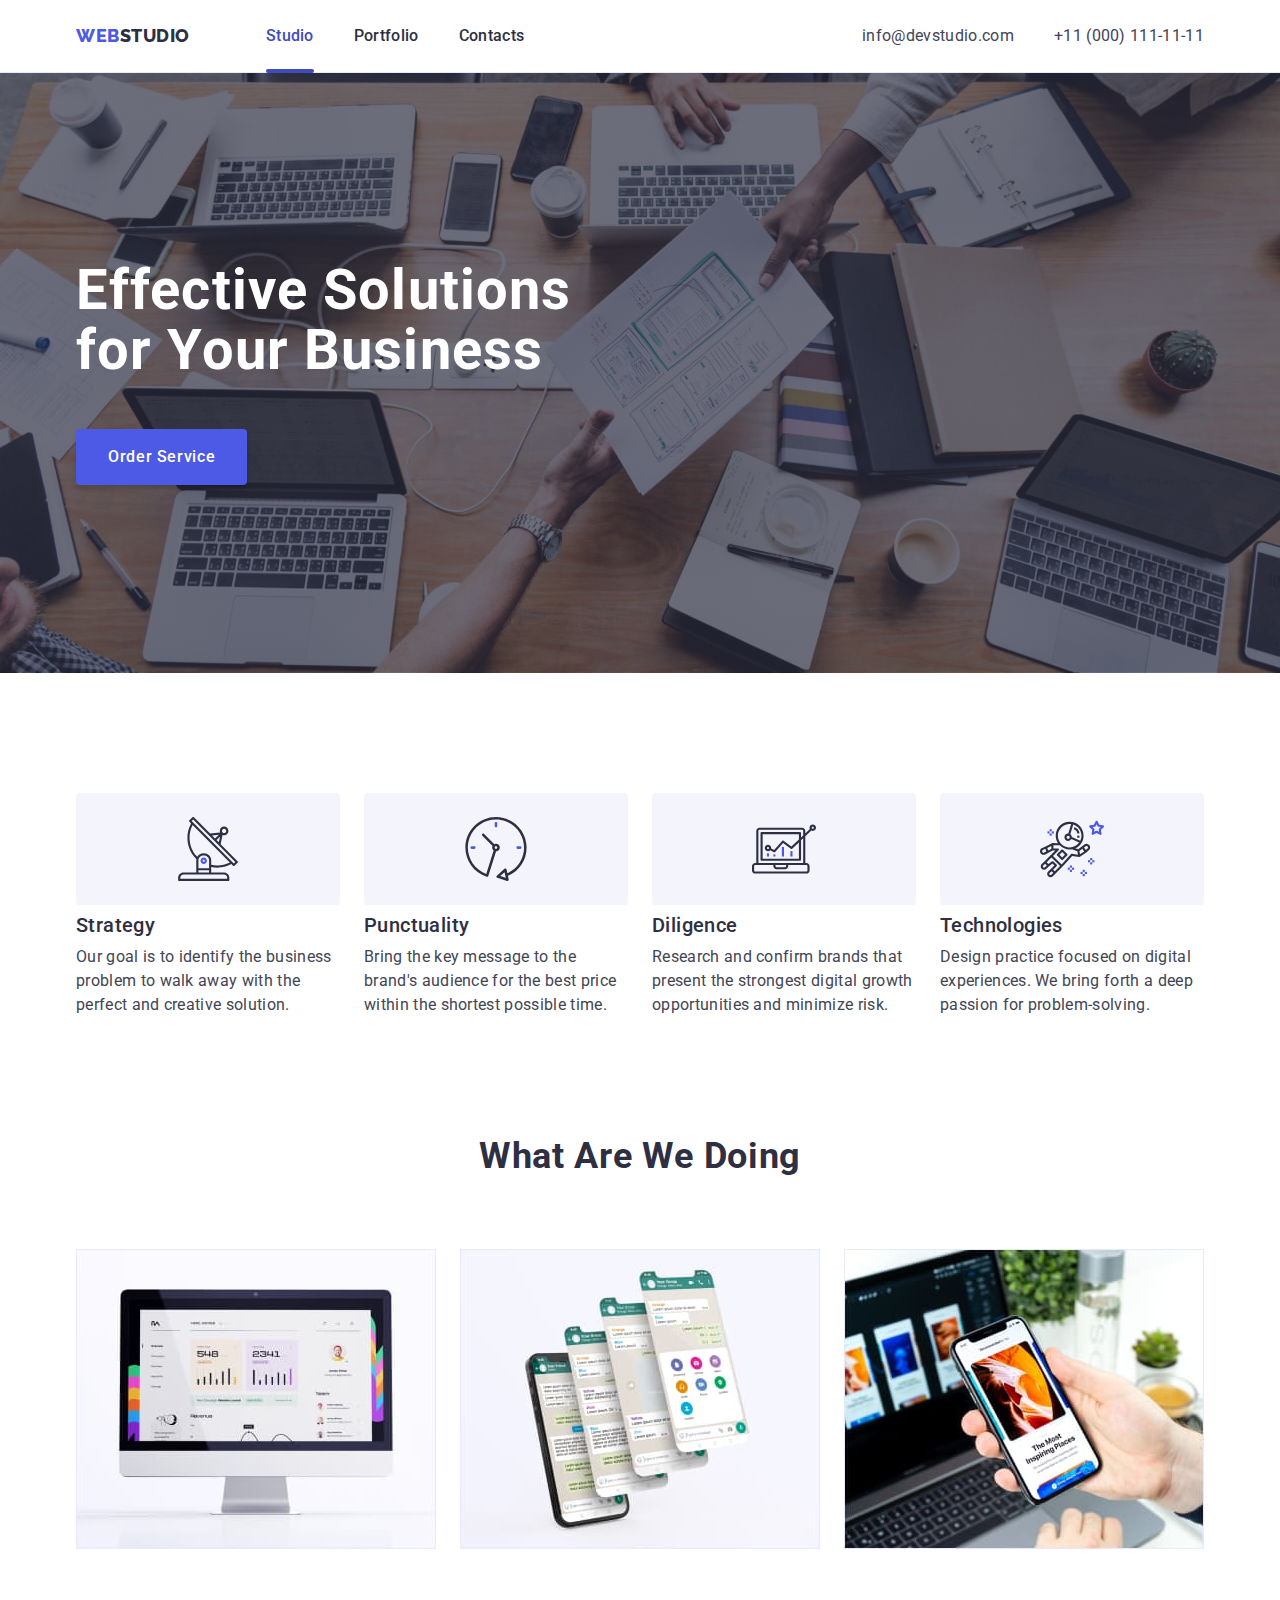
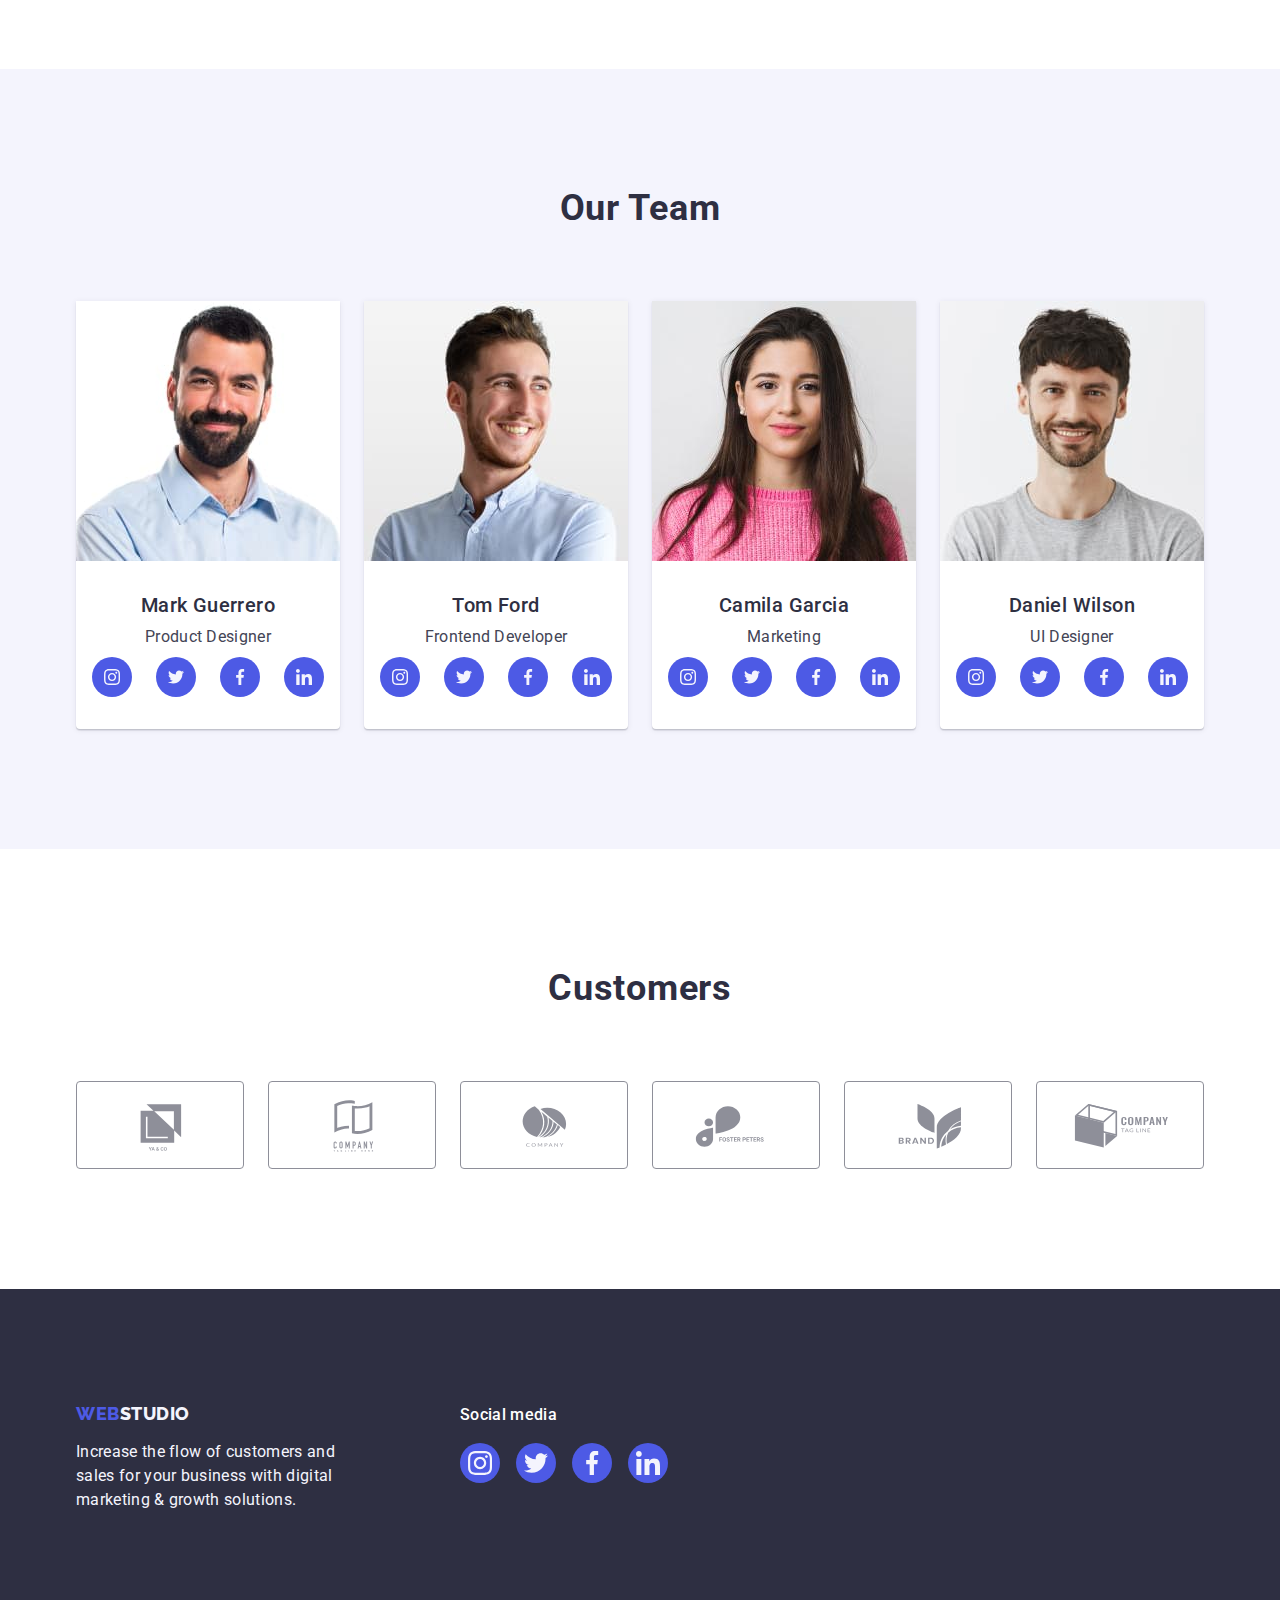
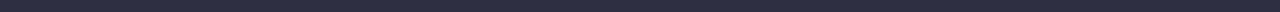
<file: index.html>
<!DOCTYPE html>
<html lang="en">
  <head>
    <meta charset="UTF-8" />
    <meta name="viewport" content="width=device-width, initial-scale=1.0" />
    <title>Document</title>
    <link
      rel="stylesheet"
      href="https://cdnjs.cloudflare.com/ajax/libs/modern-normalize/1.0.0/modern-normalize.min.css"
    />
    <link rel="preconnect" href="https://fonts.googleapis.com" />
    <link rel="preconnect" href="https://fonts.gstatic.com" crossorigin />
    <link
      href="https://fonts.googleapis.com/css2?family=Montserrat:wght@500;700&family=Raleway:wght@800&family=Roboto:wght@400;500;700&display=swap"
      rel="stylesheet"
    />
    <link rel="stylesheet" href="./css/styles.css" />
  </head>

  <body class="page">
    <header class="page-header">
      <div class="container header-container">
        <nav class="header-nav">
          <a class="logo link" href="./index.html"
            >WEB<span class="studio">Studio</span></a
          >
          <ul class="list site-nav">
            <li>
              <a class="link link-nav link-nav-active" href="./index.html"
                >Studio</a
              >
            </li>
            <li>
              <a class="link link-nav" href="./portfolio.html">Portfolio</a>
            </li>
            <li><a class="link link-nav" href="">Contacts</a></li>
          </ul>
        </nav>
        <address class="address">
          <ul class="list auth-nav">
            <li>
              <a class="link link-auth" href="mailto:info@devstudio.com"
                >info@devstudio.com</a
              >
            </li>
            <li>
              <a class="link link-auth" href="tel:+110001111111"
                >+11 (000) 111-11-11</a
              >
            </li>
          </ul>
        </address>
      </div>
    </header>

    <main>
      <section class="hero">
        <div class="container">
          <h1 class="hero-title">Effective Solutions for Your Business</h1>
          <button class="hero-button" type="button" data-modal-open>
            Order Service
          </button>
        </div>
      </section>

      <section class="features section">
        <div class="container">
          <h2 class="features-title visually-hidden">Features</h2>
          <ul class="list features-list">
            <li class="features-item">
              <div class="features-icon">
                <svg width="64" height="64">
                  <use href="./images/icons.svg#icon-antenna"></use>
                </svg>
              </div>
              <h3 class="title">Strategy</h3>
              <p class="features-description">
                Our goal is to identify the business problem to walk away with
                the perfect and creative solution.
              </p>
            </li>
            <li class="features-item">
              <div class="features-icon">
                <svg width="64" height="64">
                  <use href="./images/icons.svg#icon-clock"></use>
                </svg>
              </div>
              <h3 class="title">Punctuality</h3>
              <p class="features-description">
                Bring the key message to the brand's audience for the best price
                within the shortest possible time.
              </p>
            </li>
            <li class="features-item">
              <div class="features-icon">
                <svg width="64" height="64">
                  <use href="./images/icons.svg#icon-diagram"></use>
                </svg>
              </div>
              <h3 class="title">Diligence</h3>
              <p class="features-description">
                Research and confirm brands that present the strongest digital
                growth opportunities and minimize risk.
              </p>
            </li>
            <li class="features-item">
              <div class="features-icon">
                <svg width="64" height="64">
                  <use href="./images/icons.svg#icon-astronaut"></use>
                </svg>
              </div>
              <h3 class="title">Technologies</h3>
              <p class="features-description">
                Design practice focused on digital experiences. We bring forth a
                deep passion for problem-solving.
              </p>
            </li>
          </ul>
        </div>
      </section>

      <section class="products section">
        <div class="container">
          <h2 class="products-title">What are we doing</h2>
          <ul class="list products-list">
            <li class="products-item">
              <img
                src="./images/img1.jpg"
                alt="Photo digital"
                width="360"
                height="300"
              />
            </li>
            <li class="products-item">
              <img
                src="./images/img2.jpg"
                alt="Photo digital"
                width="360"
                height="300"
              />
            </li>
            <li class="products-item">
              <img
                src="./images/img3.jpg"
                alt="Photo digital"
                width="360"
                height="300"
              />
            </li>
          </ul>
        </div>
      </section>

      <section class="team section">
        <div class="container">
          <h2 class="team-title">Our Team</h2>
          <ul class="list team-list">
            <li class="team-item">
              <img
                src="./images/mark-guerrero.jpg"
                alt="Photo team"
                width="264"
                height="260"
              />
              <div class="team-container">
                <h3 class="team-name">Mark Guerrero</h3>
                <p class="team-position">Product Designer</p>
                <ul class="list social-list">
                  <li class="social-item">
                    <a class="social-link" href="">
                      <svg class="social-icon" width="16" height="16">
                        <use href="./images/icons.svg#icon-instagram"></use>
                      </svg>
                    </a>
                  </li>
                  <li class="social-item">
                    <a class="social-link" href="">
                      <svg class="social-icon" width="16" height="16">
                        <use
                          href="./images/icons/iconmoon/sprite.svg#icon-twitter"
                        ></use>
                      </svg>
                    </a>
                  </li>
                  <li class="social-item">
                    <a class="social-link" href="">
                      <svg class="social-icon" width="16" height="16">
                        <use
                          href="./images/icons/iconmoon/sprite.svg#icon-facebook"
                        ></use>
                      </svg>
                    </a>
                  </li>
                  <li class="social-item">
                    <a class="social-link" href="">
                      <svg class="social-icon" width="16" height="16">
                        <use
                          href="./images/icons/iconmoon/sprite.svg#icon-linkedin"
                        ></use>
                      </svg>
                    </a>
                  </li>
                </ul>
              </div>
            </li>
            <li class="team-item">
              <img
                src="./images/tom-ford.jpg"
                alt="Photo team"
                width="264"
                height="260"
              />
              <div class="team-container">
                <h3 class="team-name">Tom Ford</h3>
                <p class="team-position">Frontend Developer</p>
                <ul class="list social-list">
                  <li class="social-item">
                    <a class="social-link" href="">
                      <svg class="social-icon" width="16" height="16">
                        <use href="./images/icons.svg#icon-instagram"></use>
                      </svg>
                    </a>
                  </li>
                  <li class="social-item">
                    <a class="social-link" href="">
                      <svg class="social-icon" width="16" height="16">
                        <use href="./images/icons.svg#icon-twitter"></use>
                      </svg>
                    </a>
                  </li>
                  <li class="social-item">
                    <a class="social-link" href="">
                      <svg class="social-icon" width="16" height="16">
                        <use href="./images/icons.svg#icon-facebook"></use>
                      </svg>
                    </a>
                  </li>
                  <li class="social-item">
                    <a class="social-link" href="">
                      <svg class="social-icon" width="16" height="16">
                        <use href="./images/icons.svg#icon-linkedin"></use>
                      </svg>
                    </a>
                  </li>
                </ul>
              </div>
            </li>
            <li class="team-item">
              <img
                src="./images/camila-garcia.jpg"
                alt="Photo team"
                width="264"
                height="260"
              />
              <div class="team-container">
                <h3 class="team-name">Camila Garcia</h3>
                <p class="team-position">Marketing</p>
                <ul class="list social-list">
                  <li class="social-item">
                    <a class="social-link" href="">
                      <svg class="social-icon" width="16" height="16">
                        <use
                          href="./images/icons/iconmoon/sprite.svg#icon-instagram"
                        ></use>
                      </svg>
                    </a>
                  </li>
                  <li class="social-item">
                    <a class="social-link" href="">
                      <svg class="social-icon" width="16" height="16">
                        <use
                          href="./images/icons/iconmoon/sprite.svg#icon-twitter"
                        ></use>
                      </svg>
                    </a>
                  </li>
                  <li class="social-item">
                    <a class="social-link" href="">
                      <svg class="social-icon" width="16" height="16">
                        <use
                          href="./images/icons/iconmoon/sprite.svg#icon-facebook"
                        ></use>
                      </svg>
                    </a>
                  </li>
                  <li class="social-item">
                    <a class="social-link" href="">
                      <svg class="social-icon" width="16" height="16">
                        <use
                          href="./images/icons/iconmoon/sprite.svg#icon-linkedin"
                        ></use>
                      </svg>
                    </a>
                  </li>
                </ul>
              </div>
            </li>
            <li class="team-item">
              <img
                src="./images/daniel-wilson.jpg"
                alt="Photo team"
                width="264"
                height="260"
              />
              <div class="team-container">
                <h3 class="team-name">Daniel Wilson</h3>
                <p class="team-position">UI Designer</p>
                <ul class="list social-list">
                  <li class="social-item">
                    <a class="social-link" href="">
                      <svg class="social-icon" width="16" height="16">
                        <use
                          href="./images/icons/iconmoon/sprite.svg#icon-instagram"
                        ></use>
                      </svg>
                    </a>
                  </li>
                  <li class="social-item">
                    <a class="social-link" href="">
                      <svg class="social-icon" width="16" height="16">
                        <use
                          href="./images/icons/iconmoon/sprite.svg#icon-twitter"
                        ></use>
                      </svg>
                    </a>
                  </li>
                  <li class="social-item">
                    <a class="social-link" href="">
                      <svg class="social-icon" width="16" height="16">
                        <use
                          href="./images/icons/iconmoon/sprite.svg#icon-facebook"
                        ></use>
                      </svg>
                    </a>
                  </li>
                  <li class="social-item">
                    <a class="social-link" href="">
                      <svg class="social-icon" width="16" height="16">
                        <use
                          href="./images/icons/iconmoon/sprite.svg#icon-linkedin"
                        ></use>
                      </svg>
                    </a>
                  </li>
                </ul>
              </div>
            </li>
          </ul>
        </div>
      </section>
      <section class="customers section">
        <div class="container">
          <h2 class="customers-title">Customers</h2>
          <ul class="list customers-list">
            <li class="customers-item">
              <a class="customers-link" href=""
                ><svg class="customers-icon" width="104" height="56">
                  <use href="./images/icons.svg#icon-logo-company"></use>
                </svg>
              </a>
            </li>
            <li class="customers-item">
              <a class="customers-link" href=""
                ><svg class="customers-icon" width="104" height="56">
                  <use href="./images/icons.svg#icon-logo-company-1"></use>
                </svg>
              </a>
            </li>
            <li class="customers-item">
              <a class="customers-link" href=""
                ><svg class="customers-icon" width="104" height="56">
                  <use href="./images/icons.svg#icon-logo-company-2"></use>
                </svg>
              </a>
            </li>
            <li class="customers-item">
              <a class="customers-link" href=""
                ><svg class="customers-icon" width="104" height="56">
                  <use href="./images/icons.svg#icon-logo-company-3"></use>
                </svg>
              </a>
            </li>
            <li class="customers-item">
              <a class="customers-link" href=""
                ><svg class="customers-icon" width="104" height="56">
                  <use href="./images/icons.svg#icon-logo-company-4"></use>
                </svg>
              </a>
            </li>
            <li class="customers-item">
              <a class="customers-link" href=""
                ><svg class="customers-icon" width="104" height="56">
                  <use href="./images/icons.svg#icon-logo-company-5"></use>
                </svg>
              </a>
            </li>
          </ul>
        </div>
      </section>
    </main>

    <footer class="footer">
      <div class="container footer-container">
        <div class="footer-logo">
          <a class="logo link" href="./index.html"
            >WEB<span class="studio">Studio</span></a
          >
          <p class="footer-text">
            Increase the flow of customers and sales for your business with
            digital marketing & growth solutions.
          </p>
        </div>
        <div class="footer-social">
          <p class="footer-social-paragraph">Social media</p>
          <ul class="list social-list">
            <li class="social-item">
              <a class="social-link" href="">
                <svg class="social-icon" width="24" height="24">
                  <use
                    href="./images/icons/iconmoon/sprite.svg#icon-instagram"
                  ></use>
                </svg>
              </a>
            </li>
            <li class="social-item">
              <a class="social-link" href="">
                <svg class="social-icon" width="24" height="24">
                  <use
                    href="./images/icons/iconmoon/sprite.svg#icon-twitter"
                  ></use>
                </svg>
              </a>
            </li>
            <li class="social-item">
              <a class="social-link" href="">
                <svg class="social-icon" width="24" height="24">
                  <use
                    href="./images/icons/iconmoon/sprite.svg#icon-facebook"
                  ></use>
                </svg>
              </a>
            </li>
            <li class="social-item">
              <a class="social-link" href="">
                <svg class="social-icon" width="24" height="24">
                  <use
                    href="./images/icons/iconmoon/sprite.svg#icon-linkedin"
                  ></use>
                </svg>
              </a>
            </li>
          </ul>
        </div>
      </div>
    </footer>
    <div class="modal is-hidden" data-modal>
      <div class="backdrop">
        <button class="close-button" type="button" data-modal-close>
          <svg class="close-button-icon" width="8" height="8"> 
            <use href="./images/icons.svg#icon-close-black-18dp-2-1"></use></svg>
        </button>
      </div>
    </div>
    <script src="./js/modal.js"></script>
  </body>
</html>
</file>
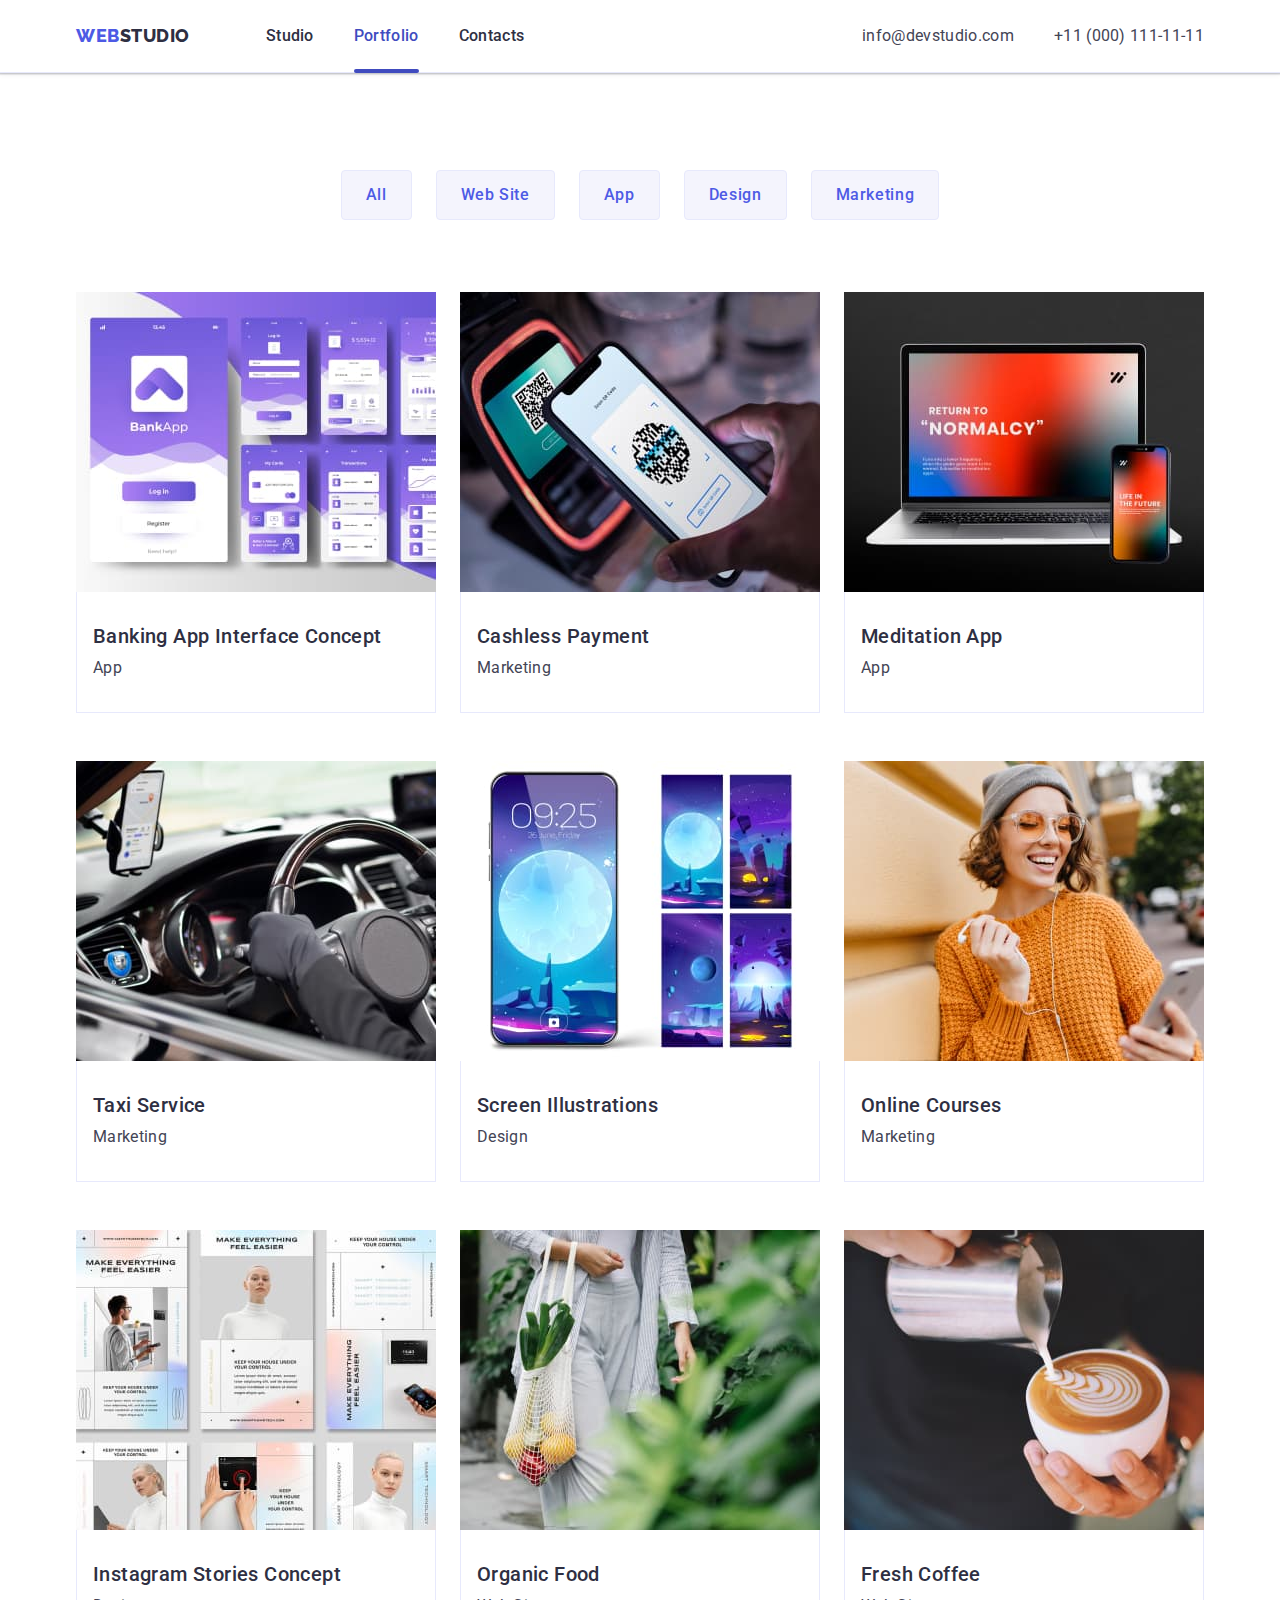
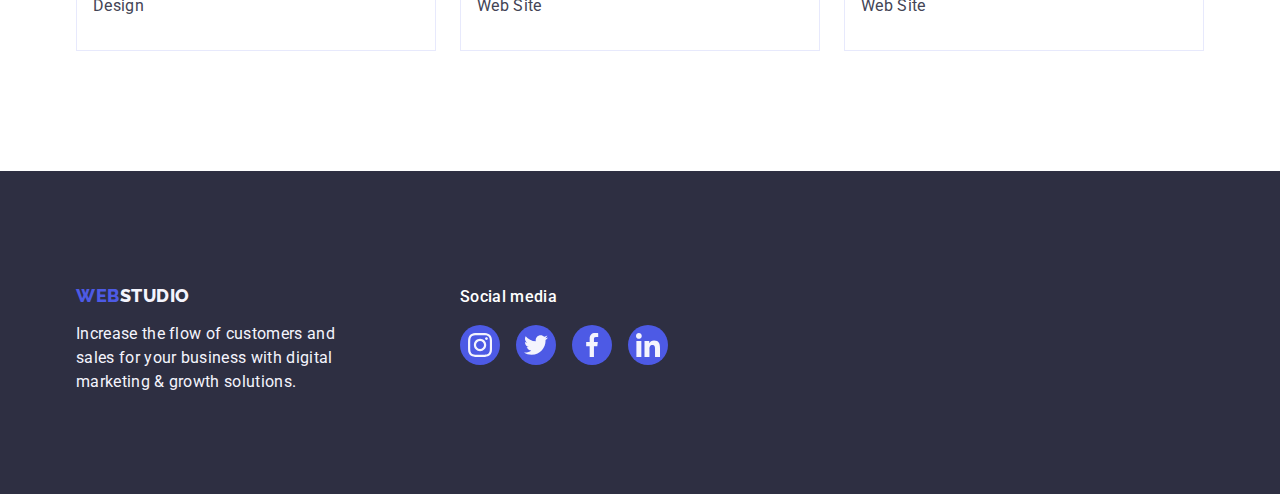
<file: portfolio.html>
<!DOCTYPE html>
<html lang="en">
  <head>
    <meta charset="UTF-8" />
    <meta name="viewport" content="width=device-width, initial-scale=1.0" />
    <title>portfolio</title>
    <link rel="preconnect" href="https://fonts.googleapis.com" />
    <link rel="preconnect" href="https://fonts.gstatic.com" crossorigin />
    <link
      href="https://fonts.googleapis.com/css2?family=Montserrat:wght@500;700&family=Raleway:wght@800&family=Roboto:wght@400;500;700&display=swap"
      rel="stylesheet"
    />
    <link
      rel="stylesheet"
      href="https://cdnjs.cloudflare.com/ajax/libs/modern-normalize/1.0.0/modern-normalize.min.css"
    />
    <link rel="stylesheet" href="./css/styles.css" />
  </head>

  <body>
    <header class="page-header">
      <div class="container header-container">
        <nav class="header-nav">
          <a class="logo link" href="./index.html"
            >WEB<span class="studio">Studio</span></a
          >
          <ul class="list site-nav">
            <li><a class="link link-nav" href="./index.html">Studio</a></li>
            <li>
              <a class="link link-nav link-nav-active" href="./portfolio.html"
                >Portfolio</a
              >
            </li>
            <li><a class="link link-nav" href="">Contacts</a></li>
          </ul>
        </nav>
        <address class="address">
          <ul class="list auth-nav">
            <li>
              <a class="link link-auth" href="mailto:info@devstudio.com"
                >info@devstudio.com</a
              >
            </li>
            <li>
              <a class="link link-auth" href="tel:+110001111111"
                >+11 (000) 111-11-11</a
              >
            </li>
          </ul>
        </address>
      </div>
    </header>

    <main>
      <section class="portfolio section">
        <div class="container">
          <h1 class="visually-hidden">Gallery</h1>
          <ul class="list btn-menu">
            <li>
              <button type="button" class="portfolio-buttons">All</button>
            </li>
            <li>
              <button type="button" class="portfolio-buttons">Web Site</button>
            </li>
            <li>
              <button type="button" class="portfolio-buttons">App</button>
            </li>
            <li>
              <button type="button" class="portfolio-buttons">Design</button>
            </li>
            <li>
              <button type="button" class="portfolio-buttons">Marketing</button>
            </li>
          </ul>

          <ul class="list portfolio-list">
            <li class="portfolio-item">
              <a href="" class="link portfolio-link">
                <div class="portfolio-overlay">
                  <img class="portfolio-image"
                    src="./images/Portfolio/banking-app.jpg"
                    alt="bankapp"
                    width="360"
                  />
                  <p class="portfolio-image-text">
                    14 Stylish and User-Friendly App Design Concepts · Task
                    Manager App · Calorie Tracker App · Exotic Fruit Ecommerce
                    App · Cloud Storage App Cashless Payment Marketing
                  </p>
                </div>
                <div class="portfolio-item-container">
                  <h2 class="portfolio-title">Banking App Interface Concept</h2>
                  <p class="portfolio-text">App</p>
                </div>
              </a>
            </li>
            <li class="portfolio-item">
              <a href="" class="link portfolio-link">
                <div class="portfolio-overlay">
                  <img class="portfolio-image"
                    src="./images/Portfolio/payment.jpg"
                    alt="payment"
                    width="360"
                  />
                  <p class="portfolio-image-text">
                    14 Stylish and User-Friendly App Design Concepts · Task
                    Manager App · Calorie Tracker App · Exotic Fruit Ecommerce
                    App · Cloud Storage App Cashless Payment Marketing
                  </p>
                </div>
                <div class="portfolio-item-container">
                  <h2 class="portfolio-title">Cashless Payment</h2>
                  <p class="portfolio-text">Marketing</p>
                </div>
              </a>
            </li>
            <li class="portfolio-item">
              <a href="" class="link portfolio-link">
                <div class="portfolio-overlay">
                  <img class="portfolio-image"
                    src="./images/Portfolio/maditation-app.jpg"
                    alt="maditation-app"
                    width="360"
                  />
                  <p class="portfolio-image-text">
                    14 Stylish and User-Friendly App Design Concepts · Task
                    Manager App · Calorie Tracker App · Exotic Fruit Ecommerce
                    App · Cloud Storage App Cashless Payment Marketing
                  </p>
                </div>
                <div class="portfolio-item-container">
                  <h2 class="portfolio-title">Meditation App</h2>
                  <p class="portfolio-text">App</p>
                </div>
              </a>
            </li>
            <li class="portfolio-item">
              <a href="" class="link portfolio-link">
                <div class="portfolio-overlay">
                  <img class="portfolio-image"
                    src="./images/Portfolio/taxi.jpg"
                    alt="taxi"
                    width="360"
                  />
                  <p class="portfolio-image-text">
                    14 Stylish and User-Friendly App Design Concepts · Task
                    Manager App · Calorie Tracker App · Exotic Fruit Ecommerce
                    App · Cloud Storage App Cashless Payment Marketing
                  </p>
                </div>
                <div class="portfolio-item-container">
                  <h2 class="portfolio-title">Taxi Service</h2>
                  <p class="portfolio-text">Marketing</p>
                </div>
              </a>
            </li>
            <li class="portfolio-item">
              <a href="" class="link portfolio-link">
                <div class="portfolio-overlay">
                  <img class="portfolio-image"
                    src="./images/Portfolio/screen-ill.jpg"
                    alt="Illustrations"
                    width="360"
                  />
                  <p class="portfolio-image-text">
                    14 Stylish and User-Friendly App Design Concepts · Task
                    Manager App · Calorie Tracker App · Exotic Fruit Ecommerce
                    App · Cloud Storage App Cashless Payment Marketing
                  </p>
                </div>
                <div class="portfolio-item-container">
                  <h2 class="portfolio-title">Screen Illustrations</h2>
                  <p class="portfolio-text">Design</p>
                </div>
              </a>
            </li>
            <li class="portfolio-item">
              <a href="" class="link portfolio-link">
                <div class="portfolio-overlay">
                  <img class="portfolio-image"
                    src="./images/Portfolio/online-courses.jpg"
                    alt="courses"
                    width="360"
                  />
                  <p class="portfolio-image-text">
                    14 Stylish and User-Friendly App Design Concepts · Task
                    Manager App · Calorie Tracker App · Exotic Fruit Ecommerce
                    App · Cloud Storage App Cashless Payment Marketing
                  </p>
                </div>
                <div class="portfolio-item-container">
                  <h2 class="portfolio-title">Online Courses</h2>
                  <p class="portfolio-text">Marketing</p>
                </div>
              </a>
            </li>
            <li class="portfolio-item">
              <a href="" class="link portfolio-link">
                <div class="portfolio-overlay">
                  <img class="portfolio-image"
                    src="./images/Portfolio/instagram.jpg"
                    alt="instagram"
                    width="360"
                  />
                  <p class="portfolio-image-text">
                    14 Stylish and User-Friendly App Design Concepts · Task
                    Manager App · Calorie Tracker App · Exotic Fruit Ecommerce
                    App · Cloud Storage App Cashless Payment Marketing
                  </p>
                </div>
                <div class="portfolio-item-container">
                  <h2 class="portfolio-title">Instagram Stories Concept</h2>
                  <p class="portfolio-text">Design</p>
                </div>
              </a>
            </li>
            <li class="portfolio-item">
              <a href="" class="link portfolio-link">
                <div class="portfolio-overlay">
                  <img class="portfolio-image"
                    src="./images/Portfolio/organic-food.jpg"
                    alt="food"
                    width="360"
                  />
                  <p class="portfolio-image-text">
                    14 Stylish and User-Friendly App Design Concepts · Task
                    Manager App · Calorie Tracker App · Exotic Fruit Ecommerce
                    App · Cloud Storage App Cashless Payment Marketing
                  </p>
                </div>
                <div class="portfolio-item-container">
                  <h2 class="portfolio-title">Organic Food</h2>
                  <p class="portfolio-text">Web Site</p>
                </div>
              </a>
            </li>
            <li class="portfolio-item">
              <a href="" class="link portfolio-link">
                <div class="portfolio-overlay">
                  <img class="portfolio-image"
                    src="./images/Portfolio/coffee.jpg"
                    alt="coffee"
                    width="360"
                  />
                  <p class="portfolio-image-text">
                    14 Stylish and User-Friendly App Design Concepts · Task
                    Manager App · Calorie Tracker App · Exotic Fruit Ecommerce
                    App · Cloud Storage App Cashless Payment Marketing
                  </p>
                </div>
                <div class="portfolio-item-container">
                  <h2 class="portfolio-title">Fresh Coffee</h2>
                  <p class="portfolio-text">Web Site</p>
                </div>
              </a>
            </li>
          </ul>
        </div>
      </section>
    </main>

    <footer class="footer">
      <div class="container footer-container">
        <div class="footer-logo">
          <a class="logo link" href="./index.html"
            >WEB<span class="studio">Studio</span></a
          >
          <p class="footer-text">
            Increase the flow of customers and sales for your business with
            digital marketing & growth solutions.
          </p>
        </div>
        <div class="footer-social">
          <p class="footer-social-paragraph">Social media</p>
          <ul class="list social-list">
            <li class="social-item">
              <a class="social-link" href="">
                <svg class="social-icon" width="24" height="24">
                  <use
                    href="./images/icons/iconmoon/sprite.svg#icon-instagram"
                  ></use>
                </svg>
              </a>
            </li>
            <li class="social-item">
              <a class="social-link" href="">
                <svg class="social-icon" width="24" height="24">
                  <use
                    href="./images/icons/iconmoon/sprite.svg#icon-twitter"
                  ></use>
                </svg>
              </a>
            </li>
            <li class="social-item">
              <a class="social-link" href="">
                <svg class="social-icon" width="24" height="24">
                  <use
                    href="./images/icons/iconmoon/sprite.svg#icon-facebook"
                  ></use>
                </svg>
              </a>
            </li>
            <li class="social-item">
              <a class="social-link" href="">
                <svg class="social-icon" width="24" height="24">
                  <use
                    href="./images/icons/iconmoon/sprite.svg#icon-linkedin"
                  ></use>
                </svg>
              </a>
            </li>
          </ul>
        </div>
      </div>
    </footer>
  </body>
</html>
</file>
<file: css/styles.css>
:root {
  --global-font: 'Roboto', sans-serif;
  --second-font: 'Raleway', sans-serif;
  --global-text-color: #434455;
  --second-text-color: #2e2f42;
  --background-color-white: #ffffff;
  --background-clor-grey: #f4f4fd;
  --global-color-blue: #4d5ae5;
  --active-button: #404bbf;
  --portfolio-button: #e7e9fc;
  --customers-border: #8e8f99;
  --footer-active-icons: #31d0aa;
  --dairy: #fcfcfc;
  --transition-dur: 250ms;
  --transition-func: cubic-bezier(0.4, 0, 0.2, 1);
}
/* =========== COMMON ========== */

/* *,
*::before,
*::after{
    box-sizing: inherit;
} */

h1,
h2,
h3,
h4,
p {
  margin: 0;
}

ul,
ol {
  margin: 0;
  padding: 0;
}

body {
  font-family: var(--global-font);
  background-color: var(--background-color-white);
  color: var(--global-text-color);
  font-size: 36px;
  line-height: 1.1;
  letter-spacing: 0.72px;
}

img {
  display: block;
  max-width: 100%;
}

.container {
  max-width: 1158px;
  margin: 0 auto;
  padding: 0 15px;
}

.section {
  padding: 120px 0;
}
/* ============Header============== */

.header-container {
  display: flex;
  justify-content: space-between;
  align-items: center;
}

.page-header {
  border-bottom: 1px solid var(--portfolio-button);
  background: var(--background-color-white);
  box-shadow: 0px 1px 6px 0px rgba(46, 47, 66, 0.08),
    0px 1px 1px 0px rgba(46, 47, 66, 0.16),
    0px 2px 1px 0px rgba(46, 47, 66, 0.08);
}

.header-nav {
  display: flex;
  align-items: center;
}

.auth-nav {
  display: flex;
  gap: 40px;
}

.site-nav {
  display: flex;
  gap: 40px;
}

.link {
  display: inline-block;
  padding: 24px 0;

  text-decoration: none;
  color: var(--second-text-color);
  font-size: 16px;
  line-height: 1.5;
  letter-spacing: 0.32px;
}

.link-nav-active {
  position: relative;
  color: var(--active-button);
}

.link-nav-active::after {
  position: absolute;
  left: 0;
  bottom: -1px;
  display: block;
  content: '';
  width: 100%;
  height: 4px;
  border-radius: 2px;
  background: var(--active-button);
}
.site-nav .link {
  font-weight: 500;
}

.site-nav .link:hover,
.site-nav .link:focus {
  color: var(--active-button);
}

.site-nav .link.current {
  color: var(--active-button);
}

.auth-nav .link:hover,
.auth-nav .link:focus,
.auth-nav .link.current {
  color: var(--active-button);
}

.auth-nav .link {
  font-weight: 400;
  color: var(--global-text-color);
}

.link-nav,
.link-auth {
  display: inline-block;
  padding: 24px 0;
  transition-property: color;
  transition-duration: var(--transition-dur);
  transition-timing-function: var(--transition-func);
}

.list {
  list-style-type: none;
}

.address {
  font-style: normal;
}
/* ============Header=============*/

/* =============Logo=============== */
.logo {
  margin-right: 76px;
  padding: 24px 0;

  font-family: var(--second-font);
  color: var(--global-color-blue);
  font-size: 18px;
  line-height: 1.17;
  letter-spacing: 0.54px;
  font-weight: 800;
  text-transform: uppercase;
}

.studio {
  color: var(--second-text-color);
}

/* ===============Logo============ */

/* ==================== Hero ===================== */
.hero {
  background-color: var(--second-text-color);
  padding: 188px 0;

  background-image: linear-gradient(
      rgba(46, 47, 66, 0.7),
      rgba(46, 47, 66, 0.7)
    ),
    url(../images/people-office.jpg);
  max-width: 1440px;
  background-repeat: no-repeat;
  background-position: center;
  background-size: cover;
}

.hero-button {
  display: block;
  padding: 16px 32px;
  border-radius: 4px;
  min-width: 169px;

  transition-property: background-color;
  transition-duration: var(--transition-dur);
  transition-timing-function: var(--transition-func);

  box-shadow: 0px 4px 4px 0px rgba(0, 0, 0, 0.15);
  font-family: inherit;
  background-color: var(--global-color-blue);
  color: var(--background-color-white);
  font-size: 16px;
  line-height: 1.5;
  letter-spacing: 0.64px;
  font-weight: 500;
  cursor: pointer;
  border: none;
}

.hero-button:hover,
.hero-button:focus {
  background-color: var(--active-button);
}

.hero-title {
  margin-bottom: 48px;
  max-width: 496px;

  color: var(--background-color-white);
  font-size: 56px;
  line-height: 1.07;
  letter-spacing: 1.12px;
}

/* ===================== Hero =======================*/

.features-title,
.products-title,
.team-title,
.customers-title {
  color: var(--second-text-color);
  font-size: 36px;
  line-height: 1.11;
  letter-spacing: 0.72px;
  text-transform: capitalize;
  text-align: center;
  margin-bottom: 72px;
}

/*=================== Features ===================== */
.visually-hidden {
  position: absolute;
  width: 1px;
  height: 1px;
  margin: -1px;
  border: 0;
  padding: 0;

  white-space: nowrap;
  clip-path: inset(100%);
  clip: rect(0 0 0 0);
  overflow: hidden;
}
/* 
.features {
  padding: 120px 0 120px;
} */

.features .title {
  margin-bottom: 8px;

  color: var(--second-text-color);
  font-size: 20px;
  line-height: 1.2;
  letter-spacing: 0.02em;
  font-weight: 500;
}

.features-description {
  color: var(--global-text-color);
  font-size: 16px;
  line-height: 1.5;
  letter-spacing: 0.32px;
}
.features-list {
  display: flex;
  gap: 24px;
}

.features-item {
  max-width: 264px;
  flex-direction: column;
}

.features-icon {
  display: flex;
  justify-content: center;
  align-items: center;

  border-radius: 4px;
  background-color: #f4f4fd;
  height: 112px;
  margin-bottom: 8px;
}
/* ================ Features =========================*/

/* ===================== Products ===================== */

.products {
  padding-top: 0;
  padding-bottom: 120px;
}

.products-list {
  display: flex;
  gap: 24px;
}

/* ====================== Products ==================== */
/* ==================== Team ==========================*/

.team-container {
  padding: 32px 0;
  text-align: center;
}

.team {
  background-color: var(--background-clor-grey);
}

.team-name {
  color: var(--second-text-color);
  font-size: 20px;
  line-height: 1.2;
  letter-spacing: 0.4px;
  font-weight: 500;
  margin-bottom: 8px;
}

.team-position {
  color: var(--global-text-color);
  font-size: 16px;
  line-height: 1.5;
  letter-spacing: 0.32px;
  margin-bottom: 8px;
}

.team-item {
  border-radius: 0px 0px 4px 4px;
  background-color: var(--background-color-white);
  box-shadow: 0px 2px 1px 0px rgba(46, 47, 66, 0.08),
    0px 1px 1px 0px rgba(46, 47, 66, 0.16),
    0px 1px 6px 0px rgba(46, 47, 66, 0.08);
}

.team-list {
  display: flex;
  gap: 24px;
}

.social-list {
  display: flex;
  gap: 24px;
  justify-content: center;
}

.social-item {
  width: 40px;
  height: 40px;
}

.social-link {
  display: flex;
  justify-content: center;
  align-items: center;

  transition-property: background-color;
  transition-duration: var(--transition-dur);
  transition-timing-function: var(--transition-func);

  background-color: var(--global-color-blue);
  border-radius: 50%;
  height: 100%;
  width: 100%;
}

.social-icon {
  fill: var(--background-clor-grey);
}
.social-link:hover {
  background-color: var(--active-button);
}

.social-link:focus {
  background-color: var(--active-button);
}
/* ======================Team ========================*/

/* ================= Customers========== */
.customers-title {
  margin-bottom: 72px;
}

.customers-list {
  display: flex;
  gap: 24px;
}

.customers-item {
  height: 88px;
  width: 168px;
}

.customers-link {
  display: flex;
  justify-content: center;
  align-items: center;
  padding: 16px 32px;

  transition-property: border-color, color;
  transition-duration: var(--transition-dur);
  transition-timing-function: var(--transition-func);

  border-radius: 4px;
  border: 1px solid var(--customers-border);
  color: var(--customers-border);
  height: 100%;
}

.customers-link:hover,
.customers-link:focus {
  border: 1px solid var(--active-button);
  color: var(--active-button);
}
.customers-icon {
  fill: currentColor;
}

.customers-icon:hover,
.customers-icon:focus {
  fill: var(--active-button);
}
/* ================= Customers========== */
/*===================== Footer========================= */
.footer {
  padding-top: 100px;
  padding-bottom: 100px;

  background-color: var(--second-text-color);
}

.footer-text {
  width: 264px;

  color: var(--background-clor-grey);
  font-size: 16px;
  line-height: 1.5;
  letter-spacing: 0.32px;
}

.footer .studio {
  color: var(--background-clor-grey);
}

.footer .logo {
  padding: 0;
  margin-bottom: 16px;
}
.footer-container {
  display: flex;
  align-items: baseline;
}

.footer-logo {
  margin-right: 120px;
}

.footer-social {
  display: block;
}
.footer-social-paragraph {
  margin-bottom: 16px;

  font-family: Roboto;
  font-size: 16px;
  font-style: normal;
  font-weight: 500;
  line-height: 1.5;
  letter-spacing: 0.32px;
  color: var(--background-color-white);
}

.footer .social-link:hover,
.social-link:focus {
  background-color: var(--footer-active-icons);
}

.footer .social-list {
  gap: 16px;
}
/* ===================== Footer ========================*/

/* ================ Modal Window ===================== */

.modal {
  position: fixed;
  left: 0;
  top: 0;
  opacity: 1;
  visibility: visible;

  transition-property: opacity, visibility;
  transition-duration: var(--transition-dur);
  transition-timing-function: var(--transition-func);

  height: 100%;
  width: 100%;
  background: rgba(46, 47, 66, 0.4);
}

.is-hidden {
  visibility: hidden;
  opacity: 0;
  pointer-events: none;
  transform: scale(0.2);
}

.backdrop {
  position: absolute;
  left: 50%;
  top: 50%;
  transform: translate(-50%, -50%);
  transition-property:transform;
  transition-duration: var(--transition-dur);
  transition-timing-function: var(--transition-func);


  width: 408px;
  min-height: 584px;
  border-radius: 4px;
  background: var(--dairy);
  box-shadow: 0px 2px 1px 0px rgba(0, 0, 0, 0.2),
    0px 1px 3px 0px rgba(0, 0, 0, 0.12), 0px 1px 1px 0px rgba(0, 0, 0, 0.14);
}

.close-button {
  display: flex;
  align-items: center;
  justify-content: center;

  position: absolute;
  right: 24px;
  top: 24px;

  transition-property: background-color, border;
  transition-duration: var(--transition-dur);
  transition-timing-function: var(--transition-func);

  width: 24px;
  height: 24px;
  border-radius: 50%;
  background-color: var(--portfolio-button);
  border: 1px solid rgba(0, 0, 0, 0.1);
  padding: 0;
  cursor: pointer
}

.close-button:hover,
.close-button:focus {
  cursor: pointer;
  background-color: var(--active-button);
  fill: var(--background-color-white);
  border: none;
}

.close-button-icon{
  transition-property:fill;
  transition-duration: var(--transition-dur);
  transition-timing-function: var(--transition-func);
}


/* ================ Modal Window ===================== */

/* ===================== Portfolio ==================== */

.portfolio {
  padding-top: 96px;
  padding-bottom: 120px;
}

.portfolio-item .link {
  padding: 0;
}
.btn-menu {
  display: flex;
  justify-content: center;
  gap: 24px;
  margin-bottom: 72px;
}
.portfolio-buttons {
  transition-property: color, background-color, border-color, box-shadow;
  transition-duration: var(--transition-dur);
  transition-timing-function: var(--transition-func);

  padding: 12px 24px;
  border-radius: 4px;
  border: 1px solid var(--cornflower, #e7e9fc);

  background-color: var(--background-clor-grey);
  color: var(--global-color-blue);
  font-size: 16px;
  line-height: 1.5;
  letter-spacing: 0.64px;
  font-family: var(--global-font);
  font-weight: 500;
}

.portfolio-buttons:hover,
.portfolio-buttons:focus {
  border: 1px solid transparent;
  background-color: var(--active-button);
  color: var(--background-color-white);
  cursor: pointer;
  box-shadow: 0px 3px 1px rgba(0, 0, 0, 0.1), 0px 2px 1px rgba(0, 0, 0, 0.08),
    0px 2px 2px rgba(0, 0, 0, 0.12);
}

.portfolio-list {
  display: flex;
  flex-wrap: wrap;
  justify-content: center;
  gap: 48px 24px;
}

.portfolio-link {
  display: block;

  transition-property: box-shadow;
  transition-duration: var(--transition-dur);
  transition-timing-function: var(--transition-func);
}

.portfolio-link:hover,
.portfolio-link:focus {
    box-shadow: 0px 1px 6px rgba(46, 47, 66, 0.08),
    0px 1px 1px rgba(46, 47, 66, 0.16), 0px 2px 1px rgba(46, 47, 66, 0.08);
   
  }

.portfolio-link:hover .portfolio-image-text,
.portfolio-link:focus .portfolio-image-text{
  transform: translateY(0%);
  box-shadow: 0px 2px 1px 0px rgba(46, 47, 66, 0.08),
    0px 1px 1px 0px rgba(46, 47, 66, 0.16),
    0px 1px 6px 0px rgba(46, 47, 66, 0.08);
}

.portfolio-title {
  color: var(--second-text-color);
  font-size: 20px;
  line-height: 1.2;
  letter-spacing: 0.4px;
  font-weight: 500;
  margin-bottom: 8px;
}

.portfolio-text {
  color: var(--global-text-color);
  font-size: 16px;
  line-height: 1.5;
  letter-spacing: 0.32px;
}

.portfolio-item-container {
  padding: 32px 16px;
  border: 1px solid var(--portfolio-button);
  border-top: none;
}

.portfolio-item:hover,
.customers-item:focus {
  box-shadow: 0px 2px 1px 0px rgba(46, 47, 66, 0.08),
    0px 1px 1px 0px rgba(46, 47, 66, 0.16),
    0px 1px 6px 0px rgba(46, 47, 66, 0.08);
    
  }

.portfolio-overlay{
  position: relative;
  overflow: hidden;
  max-width: 360px;
  border: transparent; 
  
  transition-property: background-color, border-color, box-shadow;
  transition-duration: var(--transition-dur);
  transition-timing-function: var(--transition-func);

}

.portfolio-image-text{
  position: absolute;
  top: 0;
  left: 0;
  transform: translateY(100%);
  transition-property: transform;
  transition-duration: var(--transition-dur);
  transition-timing-function: var(--transition-func);

  padding: 40px 32px;

  font-size: 16px;
  font-weight: 400;
  line-height: 1.5;
  letter-spacing: 0.32px;
  color: var(--background-clor-grey);
  background-color: var(--global-color-blue);
  height: 100%;
  width: 100%;
}

.portfolio-image{
  display: block;
}
/* ===================== Portfolio =================== */
</file>
